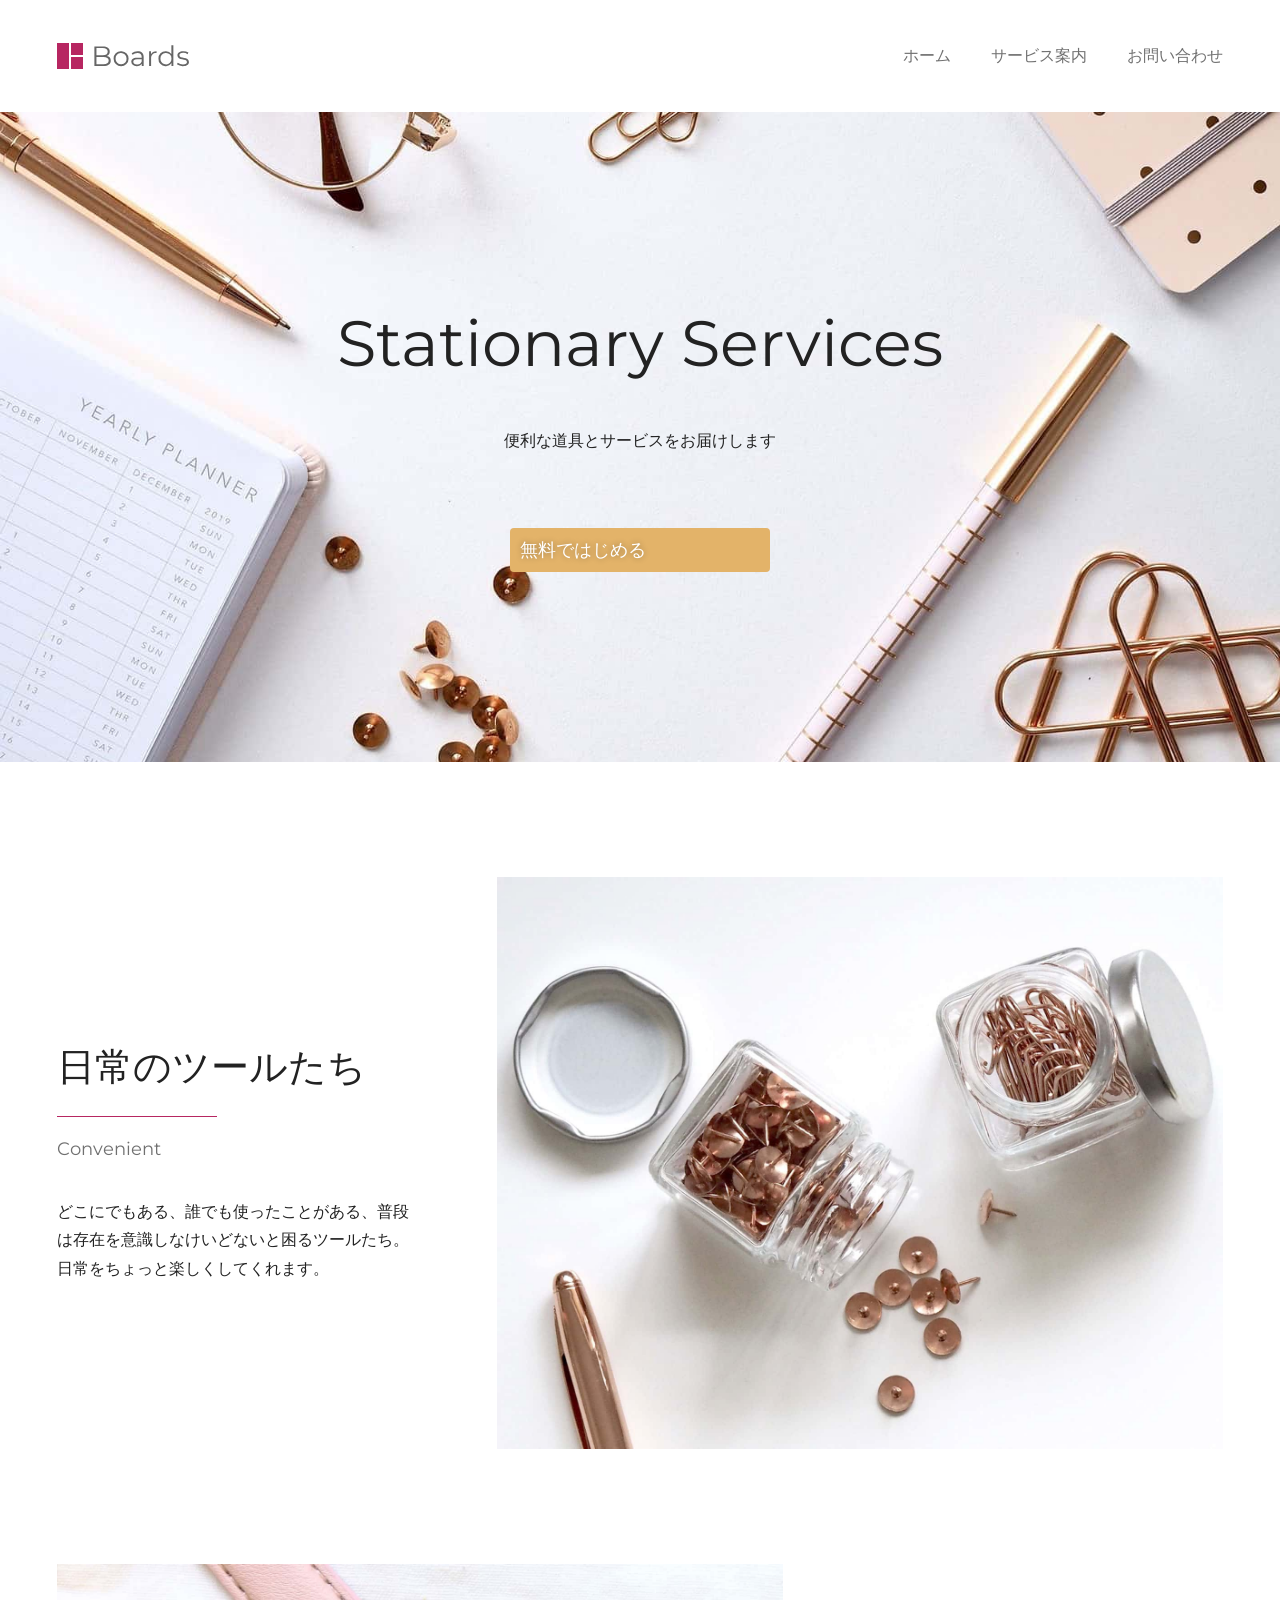
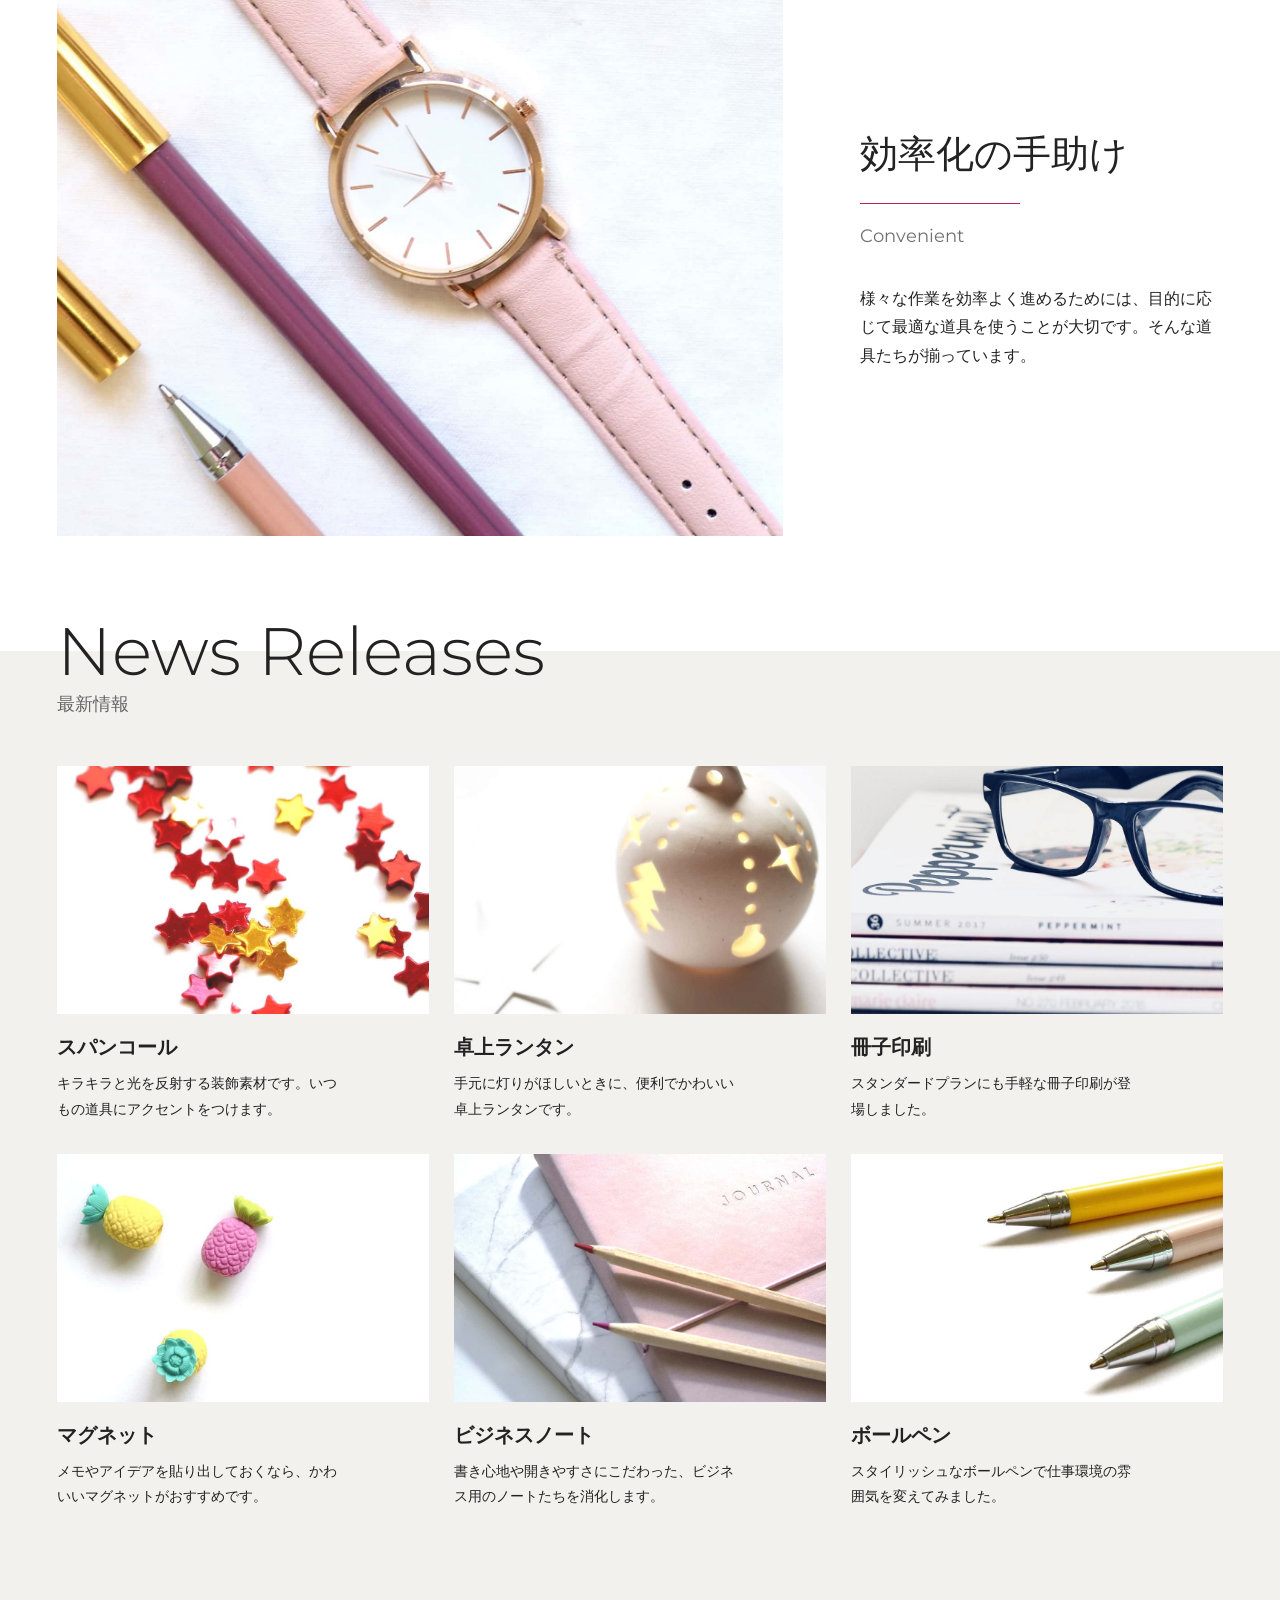
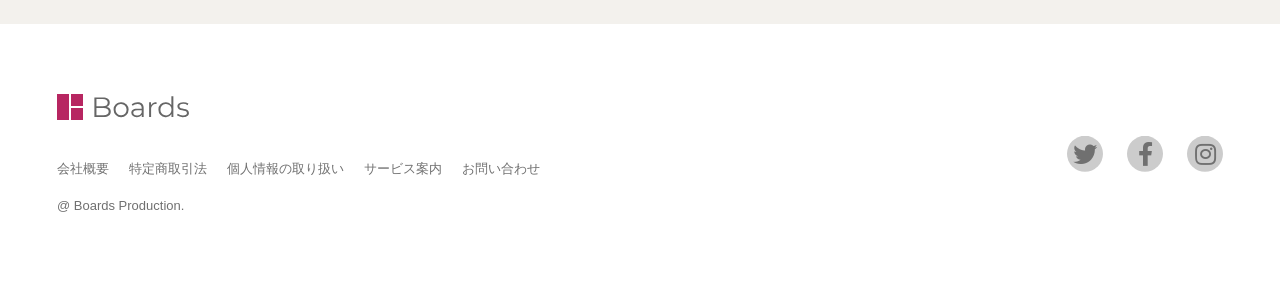
<file: css/modern-coding/src/index.html>
<!DOCTYPE html>
<html lang="ja">

<head>
  <meta charset="UTF-8">
  <meta name="viewport" content="width=device-width">
  <title>Boards</title>

  <link rel="preconnect" href="https://fonts.gstatic.com">
  <link href="https://fonts.googleapis.com/css2?family=Montserrat:wght@300;400&display=swap" rel="stylesheet">

  <link href="https://use.fontawesome.com/releases/v5.15.3/css/all.css" integrity="sha384-SZXxX4whJ79/gErwcOYf+zWLeJdY/qpuqC4cAa9rOGUstPomtqpuNWT9wdPEn2fk" crossorigin="anonymous" rel="stylesheet">

  <link href="style.css" rel="stylesheet">
</head>

<body>
  <!-- Header Region -->
  <header class="header">
    <div class="header-container w-container">
      <div class="site">
        <a href="index.html">
          <img src="img/logo.svg" alt="Boards" width="135" height="26">
          <span class="sr-only">ホーム</span>
        </a>
      </div>

      <!-- Hamburger Menu : Event -->
      <button class="navbtn" onClick="document.querySelector('html').classList.toggle('open')">
        <!-- 3本線アイコン -->
        <i class="fas fa-bars"></i>
        <!-- X印アイコン -->
        <i class="fas fa-times"></i>
        <span class="sr-only">MENU</span>
      </button>
      <!-- Hamburger Menu -->
      <nav class="nav">
        <ul>
          <li><a href="index.html">ホーム</a></li>
          <li><a href="content.html">サービス案内</a></li>
          <li><a href="#">お問い合わせ</a></li>
        </ul>
      </nav>
    </div>
  </header>

  <!-- Hero Region -->
  <section class="hero">
    <div class="hero-container w-container">
      <h1>Stationary Services</h1>
      <p>便利な道具とサービスをお届けします</p>
      <a href="#" class="btn">無料ではじめる</a>
    </div>
  </section>

  <!-- 画像とテキストA -->
  <section class="imgtext">
    <div class="imgtext-container w-container">
      <div class="text">
        <h2 class="heading-decoration">日常のツールたち</h2>
        <p>Convenient</p>
        <p>どこにでもある、誰でも使ったことがある、普段は存在を意識しなけいどないと困るツールたち。日常をちょっと楽しくしてくれます。</p>
      </div>
      <figure class="img">
        <img src="img/tool.jpg" alt="" width="1600" height="1260">
      </figure>
    </div>
  </section>

  <!-- 画像とテキストN -->
  <section class="imgtext">
    <div class="imgtext-container w-container reverse">
      <div class="text">
        <h2 class="heading-decoration">効率化の手助け</h2>
        <p>Convenient</p>
        <p>様々な作業を効率よく進めるためには、目的に応じて最適な道具を使うことが大切です。そんな道具たちが揃っています。</p>
      </div>
      <figure class="img">
        <img src="img/helpful.jpg" alt="" width="1600" height="1260">
      </figure>
    </div>
  </section>

  <!-- 記事一覧: 3重構造 -->
  <!-- 全ての記事一覧を内包する外枠 -->
  <section class="posts">
    <!-- 見出しや記事の横幅/左右の空白を調整する中枠 -->
    <div class="w-container">
      <h2 class="heading">
        News Releases <span>最新情報</span>
      </h2>

      <!-- 実際の記事を掲載する内枠 -->
      <div class="posts-container">
        <!-- 1記事目 -->
        <article class="post">
          <a href="#">
            <figure>
              <img src="img/news01.jpg" alt="" width="1000" height="750">
            </figure>
            <h3>スパンコール</h3>
            <p>キラキラと光を反射する装飾素材です。いつもの道具にアクセントをつけます。</p>
          </a>
        </article>
        <!-- 2記事目 -->
        <article class="post">
          <a href="#">
            <figure>
              <img src="img/news02.jpg" alt="" width="1000" height="750">
            </figure>
            <h3>卓上ランタン</h3>
            <p>手元に灯りがほしいときに、便利でかわいい卓上ランタンです。</p>
          </a>
        </article>
        <!-- 3記事目 -->
        <article class="post">
          <a href="#">
            <figure>
              <img src="img/news03.jpg" alt="" width="1000" height="750">
            </figure>
            <h3>冊子印刷</h3>
            <p>スタンダードプランにも手軽な冊子印刷が登場しました。</p>
          </a>
        </article>
        <!-- 4記事目 -->
        <article class="post">
          <a href="#">
            <figure>
              <img src="img/news04.jpg" alt="" width="1000" height="750">
            </figure>
            <h3>マグネット</h3>
            <p>メモやアイデアを貼り出しておくなら、かわいいマグネットがおすすめです。</p>
          </a>
        </article>
        <!-- 5記事目 -->
        <article class="post">
          <a href="#">
            <figure>
              <img src="img/news05.jpg" alt="" width="1000" height="750">
            </figure>
            <h3>ビジネスノート</h3>
            <p>書き心地や開きやすさにこだわった、ビジネス用のノートたちを消化します。</p>
          </a>
        </article>
        <!-- 6記事目 -->
        <article class="post">
          <a href="#">
            <figure>
              <img src="img/news06.jpg" alt="" width="1000" height="750">
            </figure>
            <h3>ボールペン</h3>
            <p>スタイリッシュなボールペンで仕事環境の雰囲気を変えてみました。</p>
          </a>
        </article>
      </div>
    </div>
  </section>

  <!-- フッター -->
  <footer class="footer">
    <div class="footer-container w-container">
      <div class="footer-site">
        <a href="index.html">
          <img src="img/logo.svg" alt="Boards" width="135" height="26">
          <span class="sr-only">ホーム</span>
        </a>
      </div>

      <ul class="footer-sns">
        <li>
          <a href="#">
            <i class="fab fa-twitter"></i>
            <span class="sr-only">Twitter</span>
          </a>
        </li>
        <li>
          <a href="#">
            <i class="fab fa-facebook-f"></i>
            <span class="sr-only">Facebook</span>
          </a>
        </li>
        <li>
          <a href="#">
            <i class="fab fa-instagram"></i>
            <span class="sr-only">Instagram</span>
          </a>
        </li>
      </ul>

      <ul class="footer-menu">
        <li><a href="#">会社概要</a></li>
        <li><a href="#">特定商取引法</a></li>
        <li><a href="#">個人情報の取り扱い</a></li>
        <li><a href="content.html">サービス案内</a></li>
        <li><a href="#">お問い合わせ</a></li>
      </ul>

      <div class="footer-copy">
        @ Boards Production.
      </div>
    </div>
  </footer>
</body>

</html>
</file>
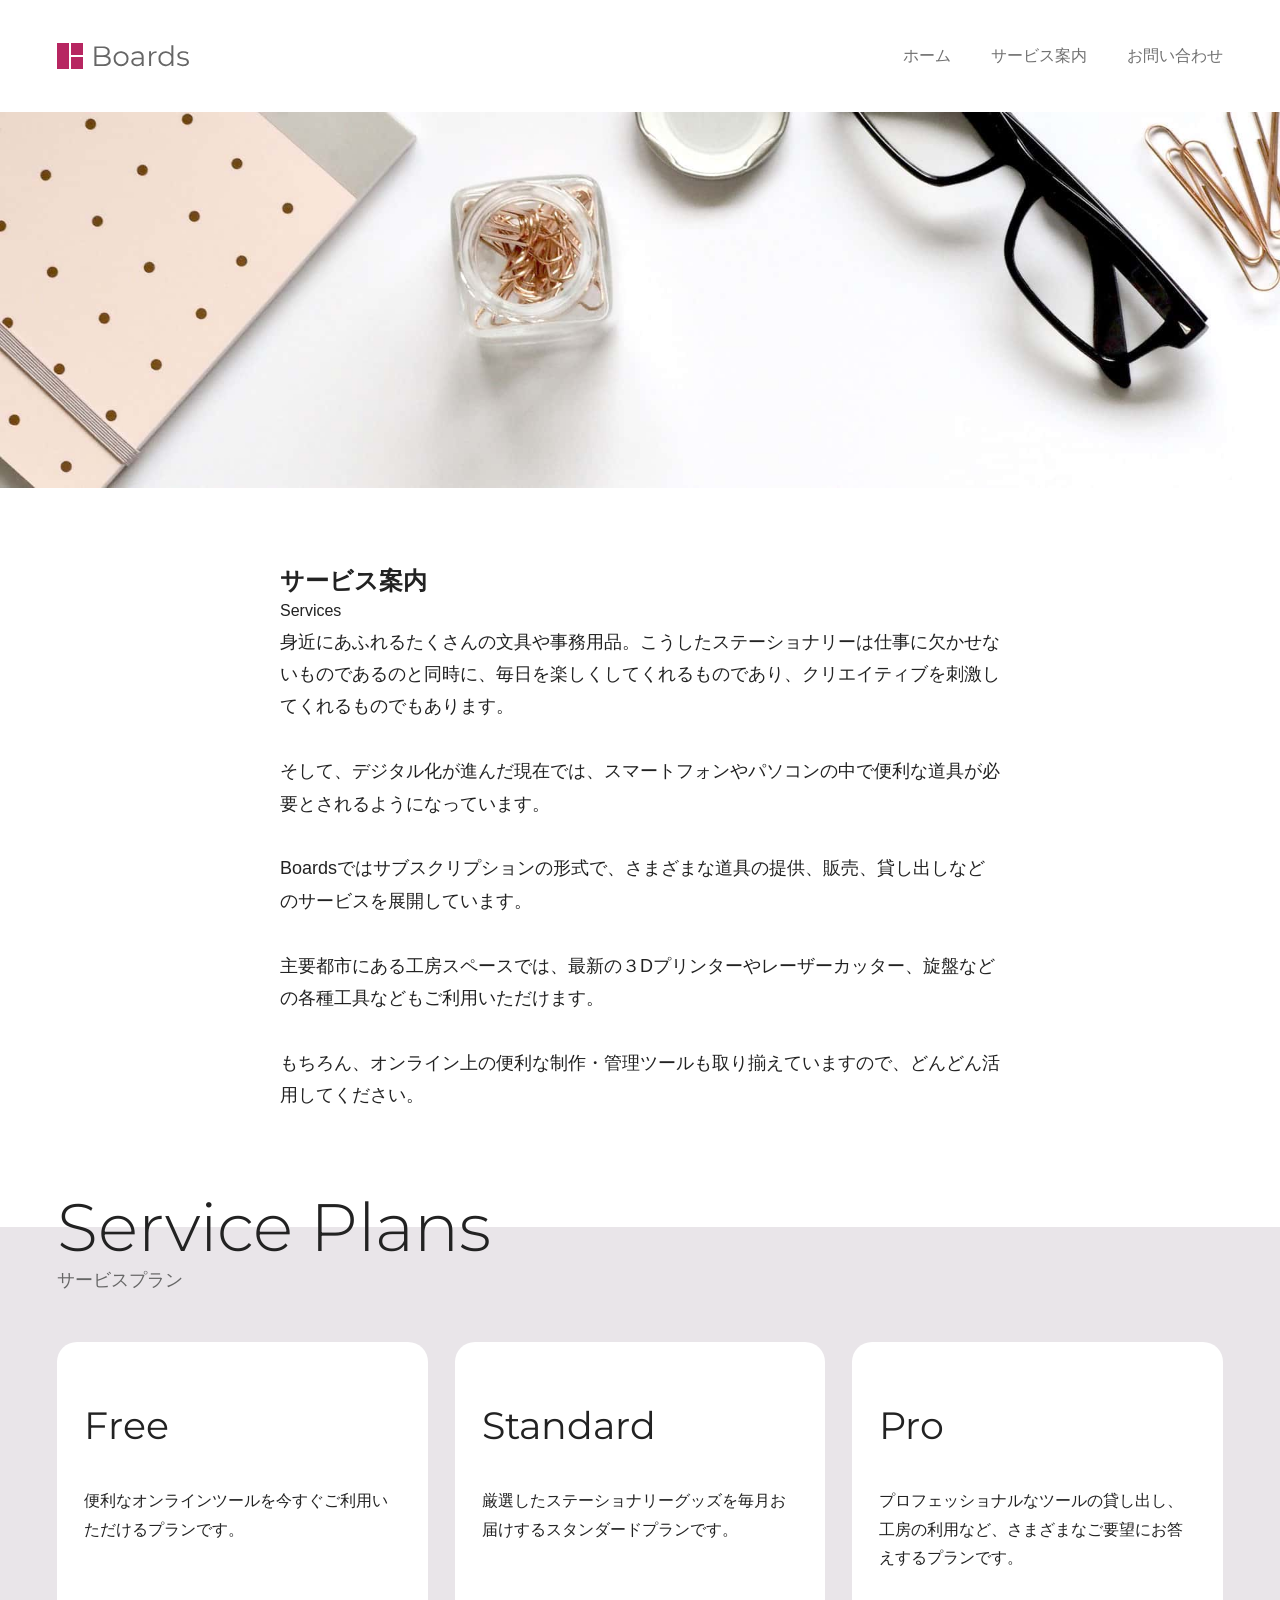
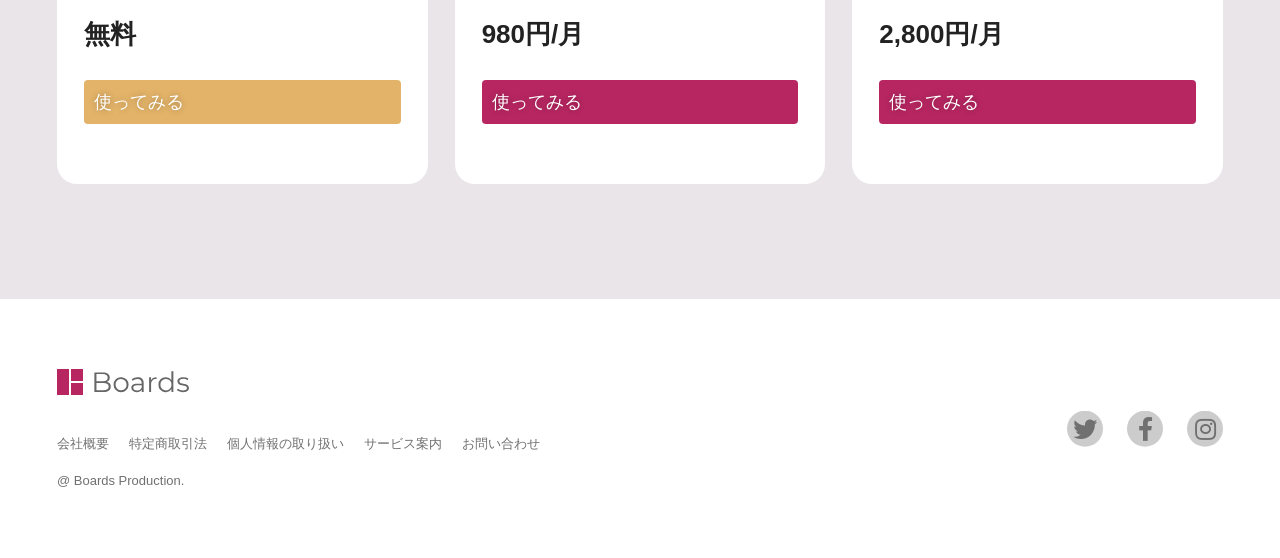
<file: css/modern-coding/src/content.html>
<!DOCTYPE html>
<html lang="ja">

<head>
  <meta charset="UTF-8">
  <meta name="viewport" content="width=device-width">
  <title>サービス案内 | Boards</title>

  <link rel="preconnect" href="https://fonts.gstatic.com">
  <link href="https://fonts.googleapis.com/css2?family=Montserrat:wght@300;400&display=swap" rel="stylesheet">

  <link href="https://use.fontawesome.com/releases/v5.15.3/css/all.css" integrity="sha384-SZXxX4whJ79/gErwcOYf+zWLeJdY/qpuqC4cAa9rOGUstPomtqpuNWT9wdPEn2fk" crossorigin="anonymous" rel="stylesheet">

  <link href="style.css" rel="stylesheet">
</head>

<body>
  <!-- Header Region -->
  <header class="header">
    <div class="header-container w-container">
      <div class="site">
        <a href="index.html">
          <img src="img/logo.svg" alt="Boards" width="135" height="26">
          <span class="sr-only">ホーム</span>
        </a>
      </div>

      <!-- Hamburger Menu : Event -->
      <button class="navbtn" onClick="document.querySelector('html').classList.toggle('open')">
        <!-- 3本線アイコン -->
        <i class="fas fa-bars"></i>
        <!-- X印アイコン -->
        <i class="fas fa-times"></i>
        <span class="sr-only">MENU</span>
      </button>
      <!-- Hamburger Menu -->
      <nav class="nav">
        <ul>
          <li><a href="index.html">ホーム</a></li>
          <li><a href="content.html">サービス案内</a></li>
          <li><a href="#">お問い合わせ</a></li>
        </ul>
      </nav>
    </div>
  </header>

  <!-- Entry -->
  <article class="entry">
    <figure class="entry-img">
      <img src="img/service.jpg" alt="" width="1600" height="470">
    </figure>

    <div class="w-container">
      <h1 class="heading-decotation">サービス案内</h1>
      <p>Services</p>

      <div class="entry-container">
        <p>身近にあふれるたくさんの文具や事務用品。こうしたステーショナリーは仕事に欠かせないものであるのと同時に、毎日を楽しくしてくれるものであり、クリエイティブを刺激してくれるものでもあります。</p>
        <p>そして、デジタル化が進んだ現在では、スマートフォンやパソコンの中で便利な道具が必要とされるようになっています。</p>
        <p>Boardsではサブスクリプションの形式で、さまざまな道具の提供、販売、貸し出しなどのサービスを展開しています。</p>
        <p>主要都市にある工房スペースでは、最新の３Dプリンターやレーザーカッター、旋盤などの各種工具などもご利用いただけます。</p>
        <p>もちろん、オンライン上の便利な制作・管理ツールも取り揃えていますので、どんどん活用してください。</p>
      </div>
    </div>
  </article>

  <!-- Plan -->
  <!-- 3重構造の最外枠 -->
  <section class="plans">
    <div class="w-container">
      <h2 class="heading">
        Service Plans <span>サービスプラン</span>
      </h2>

      <!-- 3重構造の中間枠 -->
      <div class="plans-container">
        <!-- 3重構造の最内枠 -->
        <!-- Plan 1 -->
        <div class="plan">
          <h3>Free</h3>
          <p class="desc">便利なオンラインツールを今すぐご利用いただけるプランです。</p>
          <p class="price">無料</p>
          <a href="#" class="btn">使ってみる</a>
        </div>

        <!-- Plan 2 -->
        <div class="plan">
          <h3>Standard</h3>
          <p class="desc">厳選したステーショナリーグッズを毎月お届けするスタンダードプランです。</p>
          <p class="price">980円/月</p>
          <a href="#" class="btn btn-accent">使ってみる</a>
        </div>

        <!-- Plan 3 -->
        <div class="plan">
          <h3>Pro</h3>
          <p class="desc">プロフェッショナルなツールの貸し出し、工房の利用など、さまざまなご要望にお答えするプランです。</p>
          <p class="price">2,800円/月</p>
          <a href="#" class="btn btn-accent">使ってみる</a>
        </div>
      </div>
    </div>
  </section>

  <!-- フッター -->
  <footer class="footer">
    <div class="footer-container w-container">
      <div class="footer-site">
        <a href="index.html">
          <img src="img/logo.svg" alt="Boards" width="135" height="26">
          <span class="sr-only">ホーム</span>
        </a>
      </div>

      <ul class="footer-sns">
        <li>
          <a href="#">
            <i class="fab fa-twitter"></i>
            <span class="sr-only">Twitter</span>
          </a>
        </li>
        <li>
          <a href="#">
            <i class="fab fa-facebook-f"></i>
            <span class="sr-only">Facebook</span>
          </a>
        </li>
        <li>
          <a href="#">
            <i class="fab fa-instagram"></i>
            <span class="sr-only">Instagram</span>
          </a>
        </li>
      </ul>

      <ul class="footer-menu">
        <li><a href="#">会社概要</a></li>
        <li><a href="#">特定商取引法</a></li>
        <li><a href="#">個人情報の取り扱い</a></li>
        <li><a href="content.html">サービス案内</a></li>
        <li><a href="#">お問い合わせ</a></li>
      </ul>

      <div class="footer-copy">
        @ Boards Production.
      </div>
    </div>
  </footer>
</body>

</html>
</file>
<file: css/modern-coding/src/style.css>
@charset "UTF-8";

/* 基本 */
:root {
  --v-space: clamp(90px, 9vw, 120px);
}

/* 基本 */
body {
  margin: 0;
  max-width: 100%;
  background-color: #eeeeee;
  color: #222222;
  font-family: sans-serif;
}

h1,
h2,
h3,
h4,
h5,
h6,
p,
figure,
ul {
  margin: 0;
  padding: 0;
  list-style: none;
}

p {
  line-height: 1.8;
}

a {
  color: inherit;
  text-decoration: none;
}

a:hover {
  filter: brightness(90%) contrast(120%);
}

img {
  display: block;
  max-width: 100%;
  height: auto;
}

/* 横幅と左右の余白 */
.w-container {
  width: min(92%, 1166px); /* 最大幅: 1166px */
  margin: auto;
  position: relative;
}

/* ヘッダー */
.header {
  height: 112px;
  background-color: #ffffff;
  /* 仮実装 後ほど削除
  position: sticky;
  top: 0;
  z-index: 10; */
}

.header-container {
  display: flex;
  justify-content: space-between;
  align-items: center;
  height: 100%;
}

/* ナビゲーションボタン */
.navbtn {
  padding: 0;
  outline: none;
  border: none;
  background: transparent;
  cursor: pointer;
  color: #aaaaaa;
  font-size: 30px;
}

.open .navbtn {
  z-index: 110;
  color: #ffffff;
}
.open .navbtn .fa-bars {
  display: none;
}

.navbtn .fa-bars {
  display: revert;
}

.navbtn .fa-times {
  display: none;
}
.open .navbtn .fa-times {
  display: revert;
}

@media (min-width: 768px) {
  .navbtn {
    display: none;
  }
}

/* ナビゲーションメニュー : モバイル */
@media (max-width: 767px) {
  /* 画面全体を薄い黒色で覆う */
  .nav {
    position: fixed;
    inset: 0 -100% 0 100%;
    z-index: 100;
    background-color: #4e483ae6;
    transition: transform 0.3s;
  }

  .open .nav {
    transform: translate(-100%, 0);
  }

  .open body {
    position: fixed;
    overflow: hidden;
  }

  .nav ul {
    display: flex;
    flex-direction: column;
    justify-content: center;
    align-items: center;
    height: 100%;
    gap: 40px;
    color: #ffffff;
  }
}

/* ナビゲーションメニュー : PC */
@media (min-width: 768px) {
  .nav ul {
    display: flex;
    gap: 40px;
    color: #707070;
  }
}

/* ヒーロー */
.hero {
  height: 650px;
  background-image: url(img/hero.jpg);
  background-position: center;
  background-size: cover;
}

.hero-container {
  display: grid;
  justify-items: center;
  align-content: center;
  height: 100%;
}

.hero h1 {
  margin-bottom: 42px;
  font-family: 'Montserrat', sans-serif;
  font-size: clamp(48px, 5vw, 68px);
  font-weight: 400;
  line-height: 1.3;
  text-align: center;
}

.hero p {
  margin-bottom: 72px;
}

/* ボタン */
.btn {
  display: block;
  width: 260px;
  padding: 10px;
  box-sizing: border-box;
  border-radius: 4px;
  background-color: #e3b369;
  color: #ffffff;
  font-size: 18px;
  text-shadow: 0 0 6px #00000052;
}

.btn-accent {
  background-color: #b72661;
}

/* 画像とテキスト */
.imgtext {
  padding: clamp(90px, 9vw, 120px) 0;
  background-color: #ffffff;
}

.imgtext + .imgtext {
  padding-top: 0;
}

.imgtext-container {
  display: flex;
  flex-direction: column;
  gap: clamp(45px, 6vw, 80px);
}

@media (min-width: 768px) {
  .imgtext-container {
    flex-direction: row;
    align-items: center;
  }

  .imgtext-container.reverse {
    flex-direction: row-reverse;
  }

  .imgtext-container > .text {
    flex: 1;
    min-width: 17em;
  }

  .imgtext-container > .img {
    flex: 2;
  }
}

/* タイトルとサブタイトル(赤色の線で装飾 */
.heading-decoration {
  font-size: clamp(30px, 3vw, 40px);
  min-height: 0vw; /* Safari対応 */
  font-weight: 400;
}

.heading-decoration::after {
  display: block;
  content: '';
  width: 160px;
  height: 0;
  border-top: 1px solid #b72661;
  margin-top: 0.6em;
}

.heading-decoration + p {
  margin-top: 1rem;
  margin-bottom: 2rem;
  color: #707070;
  font-family: 'Montserrat', sans-serif;
  font-size: 18px;
}

/* 記事一覧 */
.posts {
  padding: var(--v-space) 0;
  background-color: #f3f1ed;
}

.posts-container {
  display: grid;
  grid-template-columns: repeat(2, 1fr);
  gap: 32px 25px;
}

@media (min-width: 768px) {
  .posts-container {
    grid-template-columns: repeat(3, 1fr);
  }
}

/* 記事一覧の記事 */
.post a {
  display: block;
}

.post h3 {
  margin: 1em 0 0.5em;
  font-size: clamp(12px, 2vw, 20px);
  min-height: 0vw;
}

.post p {
  max-width: 20em; /* 20文字分 */
  font-size: clamp(10px, 1.6vw, 14px);
  min-height: 0vw;
}

.post img {
  aspect-ratio: 3/2;
  object-fit: cover;
  width: 100%;
}

/* パーツの見出し */
.heading {
  position: absolute;
  top: calc((var(--v-space) + 0.6em) * -1);
  font-family: 'Montserrat', sans-serif;
  font-size: clamp(40px, 5.2vw, 70px);
  min-height: 0vw;
  font-weight: 300;
}

.heading span {
  display: block;
  color: #666666;
  font-size: 18px;
}

/* フッター */
.footer {
  padding: 70px 0;
  background-color: #ffffff;
  color: #707070;
  font-size: 13px;
}

.footer-container {
  display: grid;
  gap: 50px;
  justify-items: center;
}

@media (min-width: 768px) {
  .footer-container {
    grid-template-columns: auto auto;
    grid-template-rows: auto auto auto;
    gap: 20px;
  }

  .footer-container > .footer-site {
    margin-bottom: 20px;
  }

  .footer-container > *:not(.footer-sns) {
    justify-self: start;
  }

  .footer-container > .footer-sns {
    grid-column: 2;
    grid-row: 1 / 4;
    justify-self: end;
    align-self: center;
  }
}

/* フッター : SNSメニュー */
.footer-sns {
  display: flex;
  gap: 24px;
  font-size: 24px;
}

.footer-sns a {
  display: grid;
  place-items: center;
  width: 36px;
  aspect-ratio: 1 / 1;
  background-color: #cccccc;
  clip-path: circle(50%);
}

@supports not (aspect-ratio: 1 / 1) {
  .footer-sns a {
    height: 36px;
  }
}

/* フッター : テキストメニュー */
.footer-menu {
  display: flex;
  flex-wrap: wrap;
  justify-content: center;
  gap: 20px;
}

/* 記事 */
.entry {
  padding-bottom: var(--v-space);
  background-color: #ffffff;
}

.entry-img img {
  width: 100%;
  max-height: 400px;
  object-fit: cover;
  margin-bottom: calc(var(--v-space) * 2 / 3);
}

.entry .w-container {
  max-width: 720px;
}

.entry .heading-decoration {
  font-size: clamp(30px, 6.25vw, 48px);
}

.entry-container {
  font-size: clamp(16px, 2.4vw, 18px);
}

.entry-container:where(h1, h2, h3, h4, h5, h6, p, figure, ul) {
  margin-top: revert;
  margin-bottom: revert;
  padding: revert;
  list-style: revert;
}

.entry-container p {
  margin: 1.8em 0;
}

.entry-container > :first-child {
  margin-top: 0;
}

.entry-container > :last-child {
  margin-bottom: 0;
}

/* プラン */
.plans {
  padding: var(--v-space) 0;
  background-color: #e9e5e9;
}

.plans-container {
  display: grid;
  gap: 27px;
}

@media (min-width: 768px) {
  .plans-container {
    grid-template-columns: repeat(3, 1fr);
  }
}

/* プラン : カード */
.plan {
  display: flex;
  flex-direction: column;
  padding: 60px 27px;
  border-radius: 20px;
  background-color: #ffffff;
}

.plan h3 {
  margin-bottom: 38px;
  font-family: 'Montserrat', sans-serif;
  font-size: 38px;
  font-weight: 400;
}

.plan .desc {
  margin-bottom: 38px;
}

.plan .price {
  margin-top: auto;
  margin-bottom: 22px;
  font-size: 26px;
  font-weight: bold;
}

.plan .btn {
  width: auto;
}
</file>
